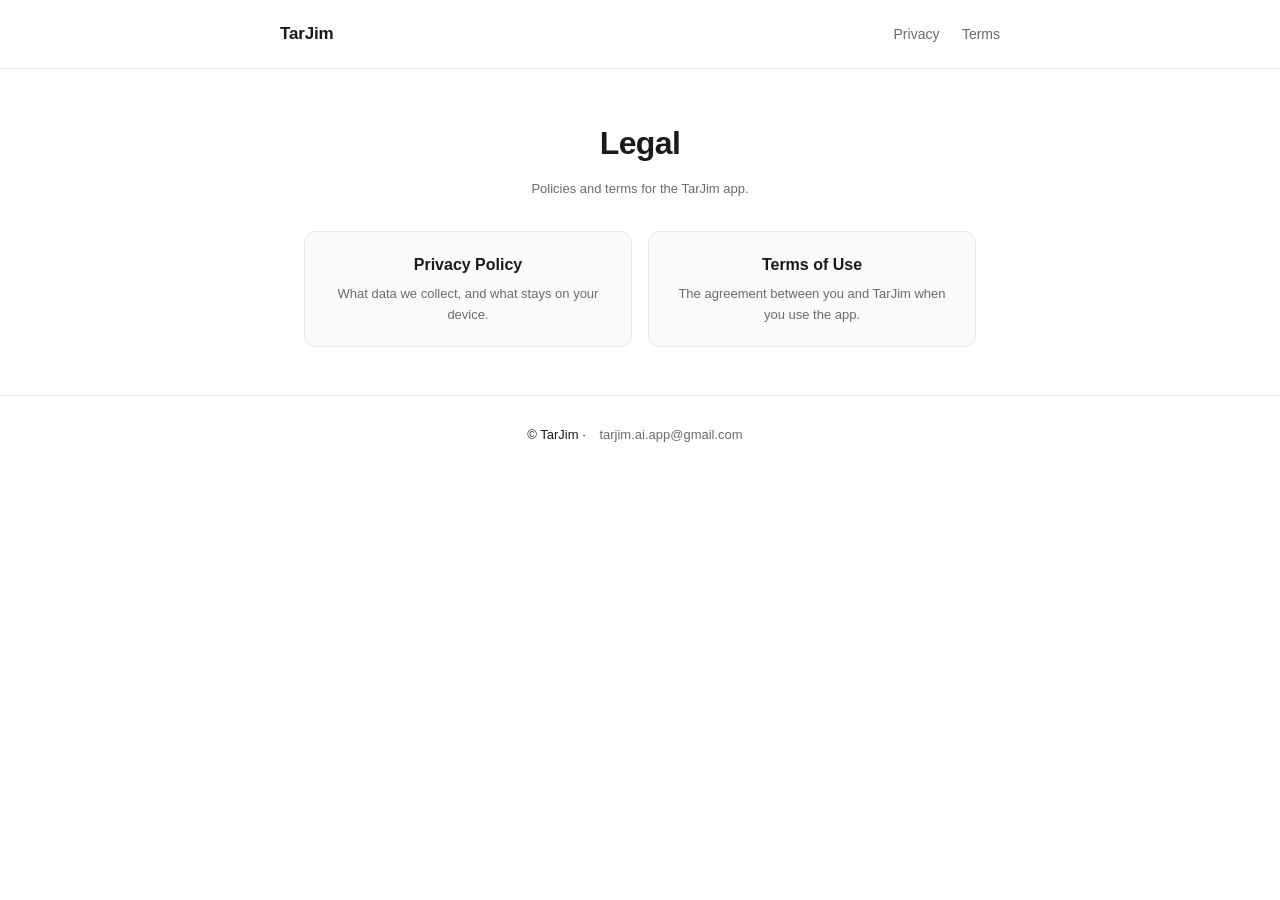
<file: index.html>
<!DOCTYPE html>
<html lang="en">
<head>
    <meta charset="UTF-8">
    <meta name="viewport" content="width=device-width, initial-scale=1.0">
    <title>TarJim — Legal</title>
    <link rel="stylesheet" href="style.css">
</head>
<body>
    <header class="site">
        <div class="inner">
            <a href="./" class="brand">TarJim</a>
            <nav>
                <a href="privacy.html">Privacy</a>
                <a href="terms.html">Terms</a>
            </nav>
        </div>
    </header>

    <main class="home-hero">
        <h1>Legal</h1>
        <p class="meta">Policies and terms for the TarJim app.</p>

        <div class="home-links">
            <a href="privacy.html">
                <strong>Privacy Policy</strong>
                <span>What data we collect, and what stays on your device.</span>
            </a>
            <a href="terms.html">
                <strong>Terms of Use</strong>
                <span>The agreement between you and TarJim when you use the app.</span>
            </a>
        </div>
    </main>

    <footer class="site">
        <p>&copy; TarJim · <a href="mailto:tarjim.ai.app@gmail.com">tarjim.ai.app@gmail.com</a></p>
    </footer>
</body>
</html>
</file>
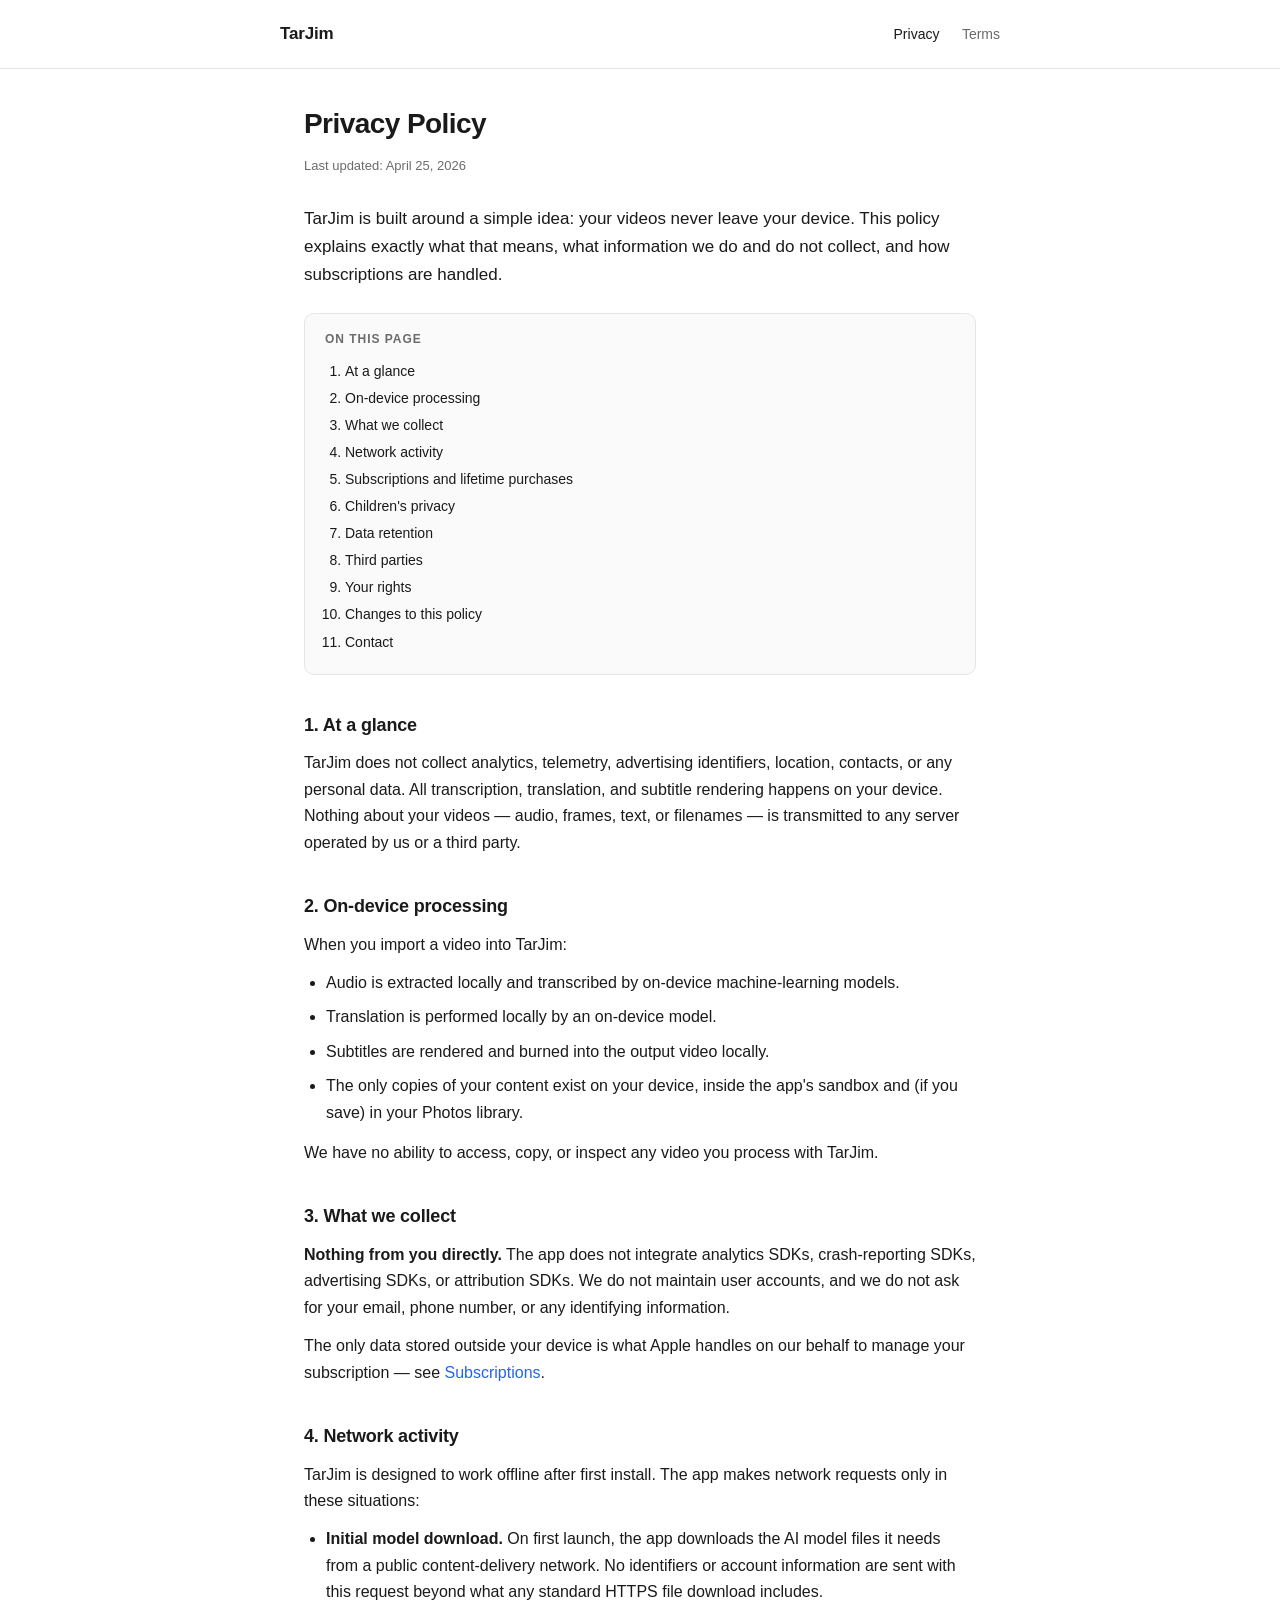
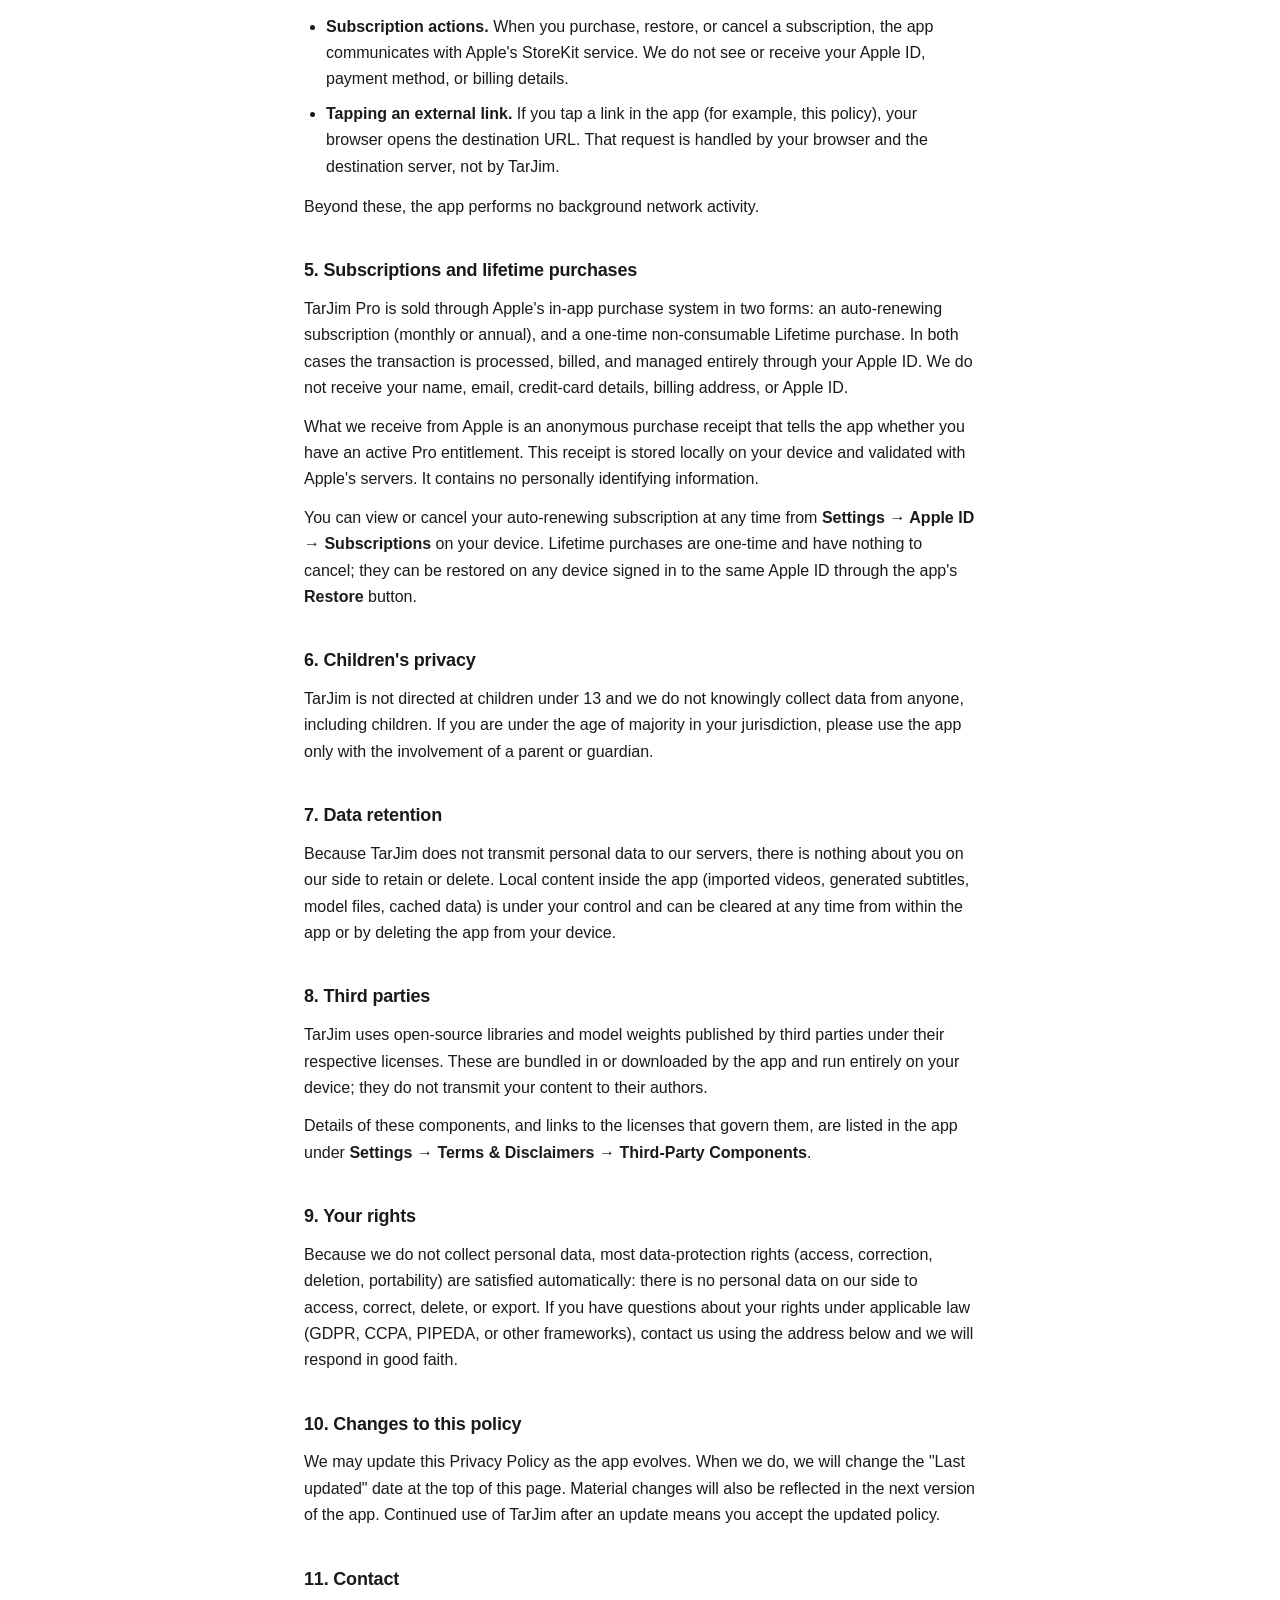
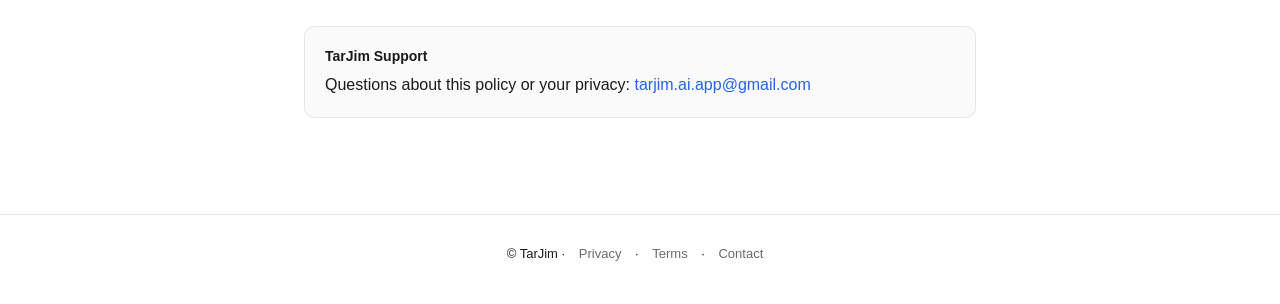
<file: privacy.html>
<!DOCTYPE html>
<html lang="en">
<head>
    <meta charset="UTF-8">
    <meta name="viewport" content="width=device-width, initial-scale=1.0">
    <title>Privacy Policy — TarJim</title>
    <link rel="stylesheet" href="style.css">
</head>
<body>
    <header class="site">
        <div class="inner">
            <a href="./" class="brand">TarJim</a>
            <nav>
                <a href="privacy.html" class="active">Privacy</a>
                <a href="terms.html">Terms</a>
            </nav>
        </div>
    </header>

    <main>
        <h1>Privacy Policy</h1>
        <p class="meta">Last updated: April 25, 2026</p>

        <p class="lead">TarJim is built around a simple idea: your videos never leave your device. This policy explains exactly what that means, what information we do and do not collect, and how subscriptions are handled.</p>

        <div class="toc">
            <h3>On this page</h3>
            <ol>
                <li><a href="#summary">At a glance</a></li>
                <li><a href="#ondevice">On-device processing</a></li>
                <li><a href="#collect">What we collect</a></li>
                <li><a href="#network">Network activity</a></li>
                <li><a href="#subscriptions">Subscriptions and lifetime purchases</a></li>
                <li><a href="#children">Children's privacy</a></li>
                <li><a href="#retention">Data retention</a></li>
                <li><a href="#thirdparty">Third parties</a></li>
                <li><a href="#rights">Your rights</a></li>
                <li><a href="#changes">Changes to this policy</a></li>
                <li><a href="#contact">Contact</a></li>
            </ol>
        </div>

        <h2 id="summary">1. At a glance</h2>
        <p>TarJim does not collect analytics, telemetry, advertising identifiers, location, contacts, or any personal data. All transcription, translation, and subtitle rendering happens on your device. Nothing about your videos — audio, frames, text, or filenames — is transmitted to any server operated by us or a third party.</p>

        <h2 id="ondevice">2. On-device processing</h2>
        <p>When you import a video into TarJim:</p>
        <ul>
            <li>Audio is extracted locally and transcribed by on-device machine-learning models.</li>
            <li>Translation is performed locally by an on-device model.</li>
            <li>Subtitles are rendered and burned into the output video locally.</li>
            <li>The only copies of your content exist on your device, inside the app's sandbox and (if you save) in your Photos library.</li>
        </ul>
        <p>We have no ability to access, copy, or inspect any video you process with TarJim.</p>

        <h2 id="collect">3. What we collect</h2>
        <p><strong>Nothing from you directly.</strong> The app does not integrate analytics SDKs, crash-reporting SDKs, advertising SDKs, or attribution SDKs. We do not maintain user accounts, and we do not ask for your email, phone number, or any identifying information.</p>
        <p>The only data stored outside your device is what Apple handles on our behalf to manage your subscription — see <a href="#subscriptions">Subscriptions</a>.</p>

        <h2 id="network">4. Network activity</h2>
        <p>TarJim is designed to work offline after first install. The app makes network requests only in these situations:</p>
        <ul>
            <li><strong>Initial model download.</strong> On first launch, the app downloads the AI model files it needs from a public content-delivery network. No identifiers or account information are sent with this request beyond what any standard HTTPS file download includes.</li>
            <li><strong>Subscription actions.</strong> When you purchase, restore, or cancel a subscription, the app communicates with Apple's StoreKit service. We do not see or receive your Apple ID, payment method, or billing details.</li>
            <li><strong>Tapping an external link.</strong> If you tap a link in the app (for example, this policy), your browser opens the destination URL. That request is handled by your browser and the destination server, not by TarJim.</li>
        </ul>
        <p>Beyond these, the app performs no background network activity.</p>

        <h2 id="subscriptions">5. Subscriptions and lifetime purchases</h2>
        <p>TarJim Pro is sold through Apple's in-app purchase system in two forms: an auto-renewing subscription (monthly or annual), and a one-time non-consumable Lifetime purchase. In both cases the transaction is processed, billed, and managed entirely through your Apple ID. We do not receive your name, email, credit-card details, billing address, or Apple ID.</p>
        <p>What we receive from Apple is an anonymous purchase receipt that tells the app whether you have an active Pro entitlement. This receipt is stored locally on your device and validated with Apple's servers. It contains no personally identifying information.</p>
        <p>You can view or cancel your auto-renewing subscription at any time from <strong>Settings → Apple ID → Subscriptions</strong> on your device. Lifetime purchases are one-time and have nothing to cancel; they can be restored on any device signed in to the same Apple ID through the app's <strong>Restore</strong> button.</p>

        <h2 id="children">6. Children's privacy</h2>
        <p>TarJim is not directed at children under 13 and we do not knowingly collect data from anyone, including children. If you are under the age of majority in your jurisdiction, please use the app only with the involvement of a parent or guardian.</p>

        <h2 id="retention">7. Data retention</h2>
        <p>Because TarJim does not transmit personal data to our servers, there is nothing about you on our side to retain or delete. Local content inside the app (imported videos, generated subtitles, model files, cached data) is under your control and can be cleared at any time from within the app or by deleting the app from your device.</p>

        <h2 id="thirdparty">8. Third parties</h2>
        <p>TarJim uses open-source libraries and model weights published by third parties under their respective licenses. These are bundled in or downloaded by the app and run entirely on your device; they do not transmit your content to their authors.</p>
        <p>Details of these components, and links to the licenses that govern them, are listed in the app under <strong>Settings → Terms &amp; Disclaimers → Third-Party Components</strong>.</p>

        <h2 id="rights">9. Your rights</h2>
        <p>Because we do not collect personal data, most data-protection rights (access, correction, deletion, portability) are satisfied automatically: there is no personal data on our side to access, correct, delete, or export. If you have questions about your rights under applicable law (GDPR, CCPA, PIPEDA, or other frameworks), contact us using the address below and we will respond in good faith.</p>

        <h2 id="changes">10. Changes to this policy</h2>
        <p>We may update this Privacy Policy as the app evolves. When we do, we will change the "Last updated" date at the top of this page. Material changes will also be reflected in the next version of the app. Continued use of TarJim after an update means you accept the updated policy.</p>

        <h2 id="contact">11. Contact</h2>
        <div class="contact">
            <strong>TarJim Support</strong>
            Questions about this policy or your privacy: <a href="mailto:tarjim.ai.app@gmail.com">tarjim.ai.app@gmail.com</a>
        </div>
    </main>

    <footer class="site">
        <p>&copy; TarJim · <a href="privacy.html">Privacy</a> · <a href="terms.html">Terms</a> · <a href="mailto:tarjim.ai.app@gmail.com">Contact</a></p>
    </footer>
</body>
</html>
</file>
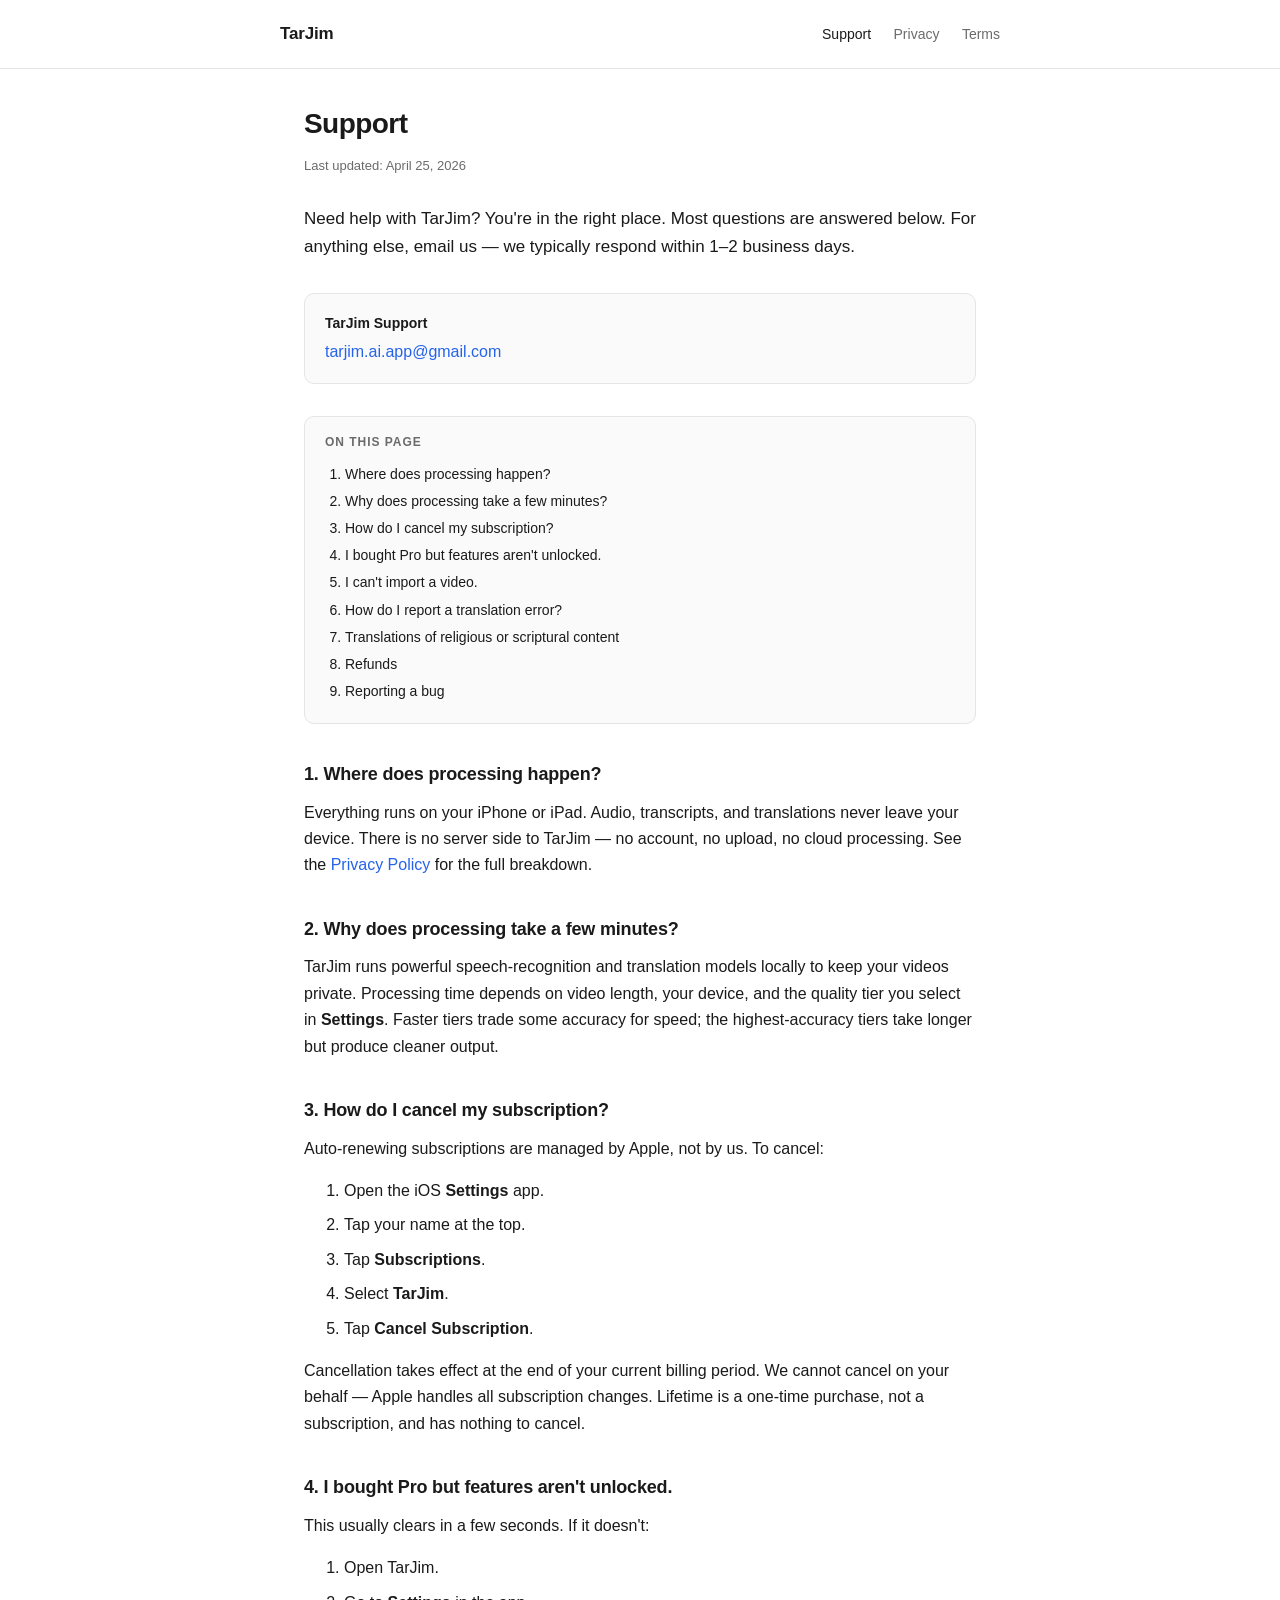
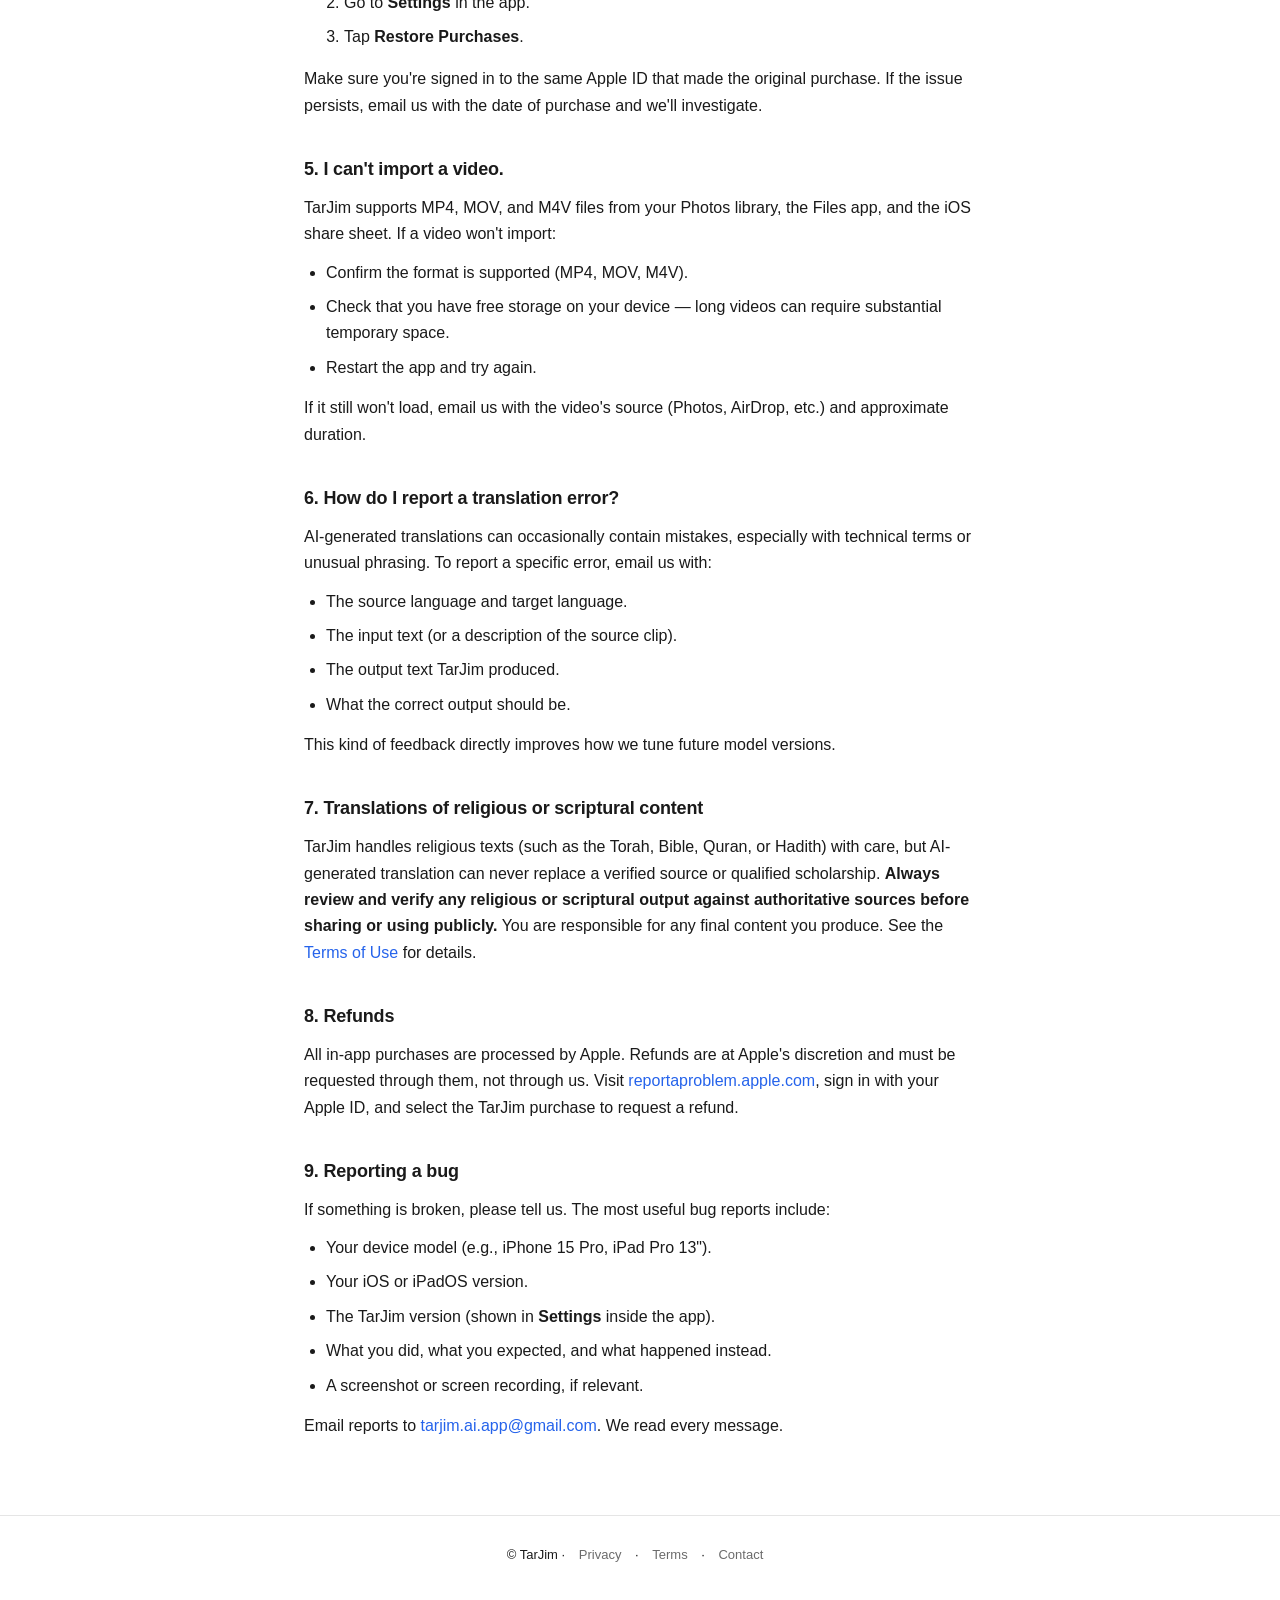
<file: support.html>
<!DOCTYPE html>
<html lang="en">
<head>
    <meta charset="UTF-8">
    <meta name="viewport" content="width=device-width, initial-scale=1.0">
    <title>Support — TarJim</title>
    <link rel="stylesheet" href="style.css">
</head>
<body>
    <header class="site">
        <div class="inner">
            <a href="./" class="brand">TarJim</a>
            <nav>
                <a href="support.html" class="active">Support</a>
                <a href="privacy.html">Privacy</a>
                <a href="terms.html">Terms</a>
            </nav>
        </div>
    </header>

    <main>
        <h1>Support</h1>
        <p class="meta">Last updated: April 25, 2026</p>

        <p class="lead">Need help with TarJim? You're in the right place. Most questions are answered below. For anything else, email us — we typically respond within 1–2 business days.</p>

        <div class="contact">
            <strong>TarJim Support</strong>
            <a href="mailto:tarjim.ai.app@gmail.com">tarjim.ai.app@gmail.com</a>
        </div>

        <div class="toc">
            <h3>On this page</h3>
            <ol>
                <li><a href="#processing">Where does processing happen?</a></li>
                <li><a href="#time">Why does processing take a few minutes?</a></li>
                <li><a href="#cancel">How do I cancel my subscription?</a></li>
                <li><a href="#restore">I bought Pro but features aren't unlocked.</a></li>
                <li><a href="#import">I can't import a video.</a></li>
                <li><a href="#errors">How do I report a translation error?</a></li>
                <li><a href="#religious">Translations of religious or scriptural content</a></li>
                <li><a href="#refunds">Refunds</a></li>
                <li><a href="#bugs">Reporting a bug</a></li>
            </ol>
        </div>

        <h2 id="processing">1. Where does processing happen?</h2>
        <p>Everything runs on your iPhone or iPad. Audio, transcripts, and translations never leave your device. There is no server side to TarJim — no account, no upload, no cloud processing. See the <a href="privacy.html">Privacy Policy</a> for the full breakdown.</p>

        <h2 id="time">2. Why does processing take a few minutes?</h2>
        <p>TarJim runs powerful speech-recognition and translation models locally to keep your videos private. Processing time depends on video length, your device, and the quality tier you select in <strong>Settings</strong>. Faster tiers trade some accuracy for speed; the highest-accuracy tiers take longer but produce cleaner output.</p>

        <h2 id="cancel">3. How do I cancel my subscription?</h2>
        <p>Auto-renewing subscriptions are managed by Apple, not by us. To cancel:</p>
        <ol>
            <li>Open the iOS <strong>Settings</strong> app.</li>
            <li>Tap your name at the top.</li>
            <li>Tap <strong>Subscriptions</strong>.</li>
            <li>Select <strong>TarJim</strong>.</li>
            <li>Tap <strong>Cancel Subscription</strong>.</li>
        </ol>
        <p>Cancellation takes effect at the end of your current billing period. We cannot cancel on your behalf — Apple handles all subscription changes. Lifetime is a one-time purchase, not a subscription, and has nothing to cancel.</p>

        <h2 id="restore">4. I bought Pro but features aren't unlocked.</h2>
        <p>This usually clears in a few seconds. If it doesn't:</p>
        <ol>
            <li>Open TarJim.</li>
            <li>Go to <strong>Settings</strong> in the app.</li>
            <li>Tap <strong>Restore Purchases</strong>.</li>
        </ol>
        <p>Make sure you're signed in to the same Apple ID that made the original purchase. If the issue persists, email us with the date of purchase and we'll investigate.</p>

        <h2 id="import">5. I can't import a video.</h2>
        <p>TarJim supports MP4, MOV, and M4V files from your Photos library, the Files app, and the iOS share sheet. If a video won't import:</p>
        <ul>
            <li>Confirm the format is supported (MP4, MOV, M4V).</li>
            <li>Check that you have free storage on your device — long videos can require substantial temporary space.</li>
            <li>Restart the app and try again.</li>
        </ul>
        <p>If it still won't load, email us with the video's source (Photos, AirDrop, etc.) and approximate duration.</p>

        <h2 id="errors">6. How do I report a translation error?</h2>
        <p>AI-generated translations can occasionally contain mistakes, especially with technical terms or unusual phrasing. To report a specific error, email us with:</p>
        <ul>
            <li>The source language and target language.</li>
            <li>The input text (or a description of the source clip).</li>
            <li>The output text TarJim produced.</li>
            <li>What the correct output should be.</li>
        </ul>
        <p>This kind of feedback directly improves how we tune future model versions.</p>

        <h2 id="religious">7. Translations of religious or scriptural content</h2>
        <p>TarJim handles religious texts (such as the Torah, Bible, Quran, or Hadith) with care, but AI-generated translation can never replace a verified source or qualified scholarship. <strong>Always review and verify any religious or scriptural output against authoritative sources before sharing or using publicly.</strong> You are responsible for any final content you produce. See the <a href="terms.html">Terms of Use</a> for details.</p>

        <h2 id="refunds">8. Refunds</h2>
        <p>All in-app purchases are processed by Apple. Refunds are at Apple's discretion and must be requested through them, not through us. Visit <a href="https://reportaproblem.apple.com">reportaproblem.apple.com</a>, sign in with your Apple ID, and select the TarJim purchase to request a refund.</p>

        <h2 id="bugs">9. Reporting a bug</h2>
        <p>If something is broken, please tell us. The most useful bug reports include:</p>
        <ul>
            <li>Your device model (e.g., iPhone 15 Pro, iPad Pro 13").</li>
            <li>Your iOS or iPadOS version.</li>
            <li>The TarJim version (shown in <strong>Settings</strong> inside the app).</li>
            <li>What you did, what you expected, and what happened instead.</li>
            <li>A screenshot or screen recording, if relevant.</li>
        </ul>
        <p>Email reports to <a href="mailto:tarjim.ai.app@gmail.com">tarjim.ai.app@gmail.com</a>. We read every message.</p>
    </main>

    <footer class="site">
        <p>&copy; TarJim · <a href="privacy.html">Privacy</a> · <a href="terms.html">Terms</a> · <a href="mailto:tarjim.ai.app@gmail.com">Contact</a></p>
    </footer>
</body>
</html>
</file>
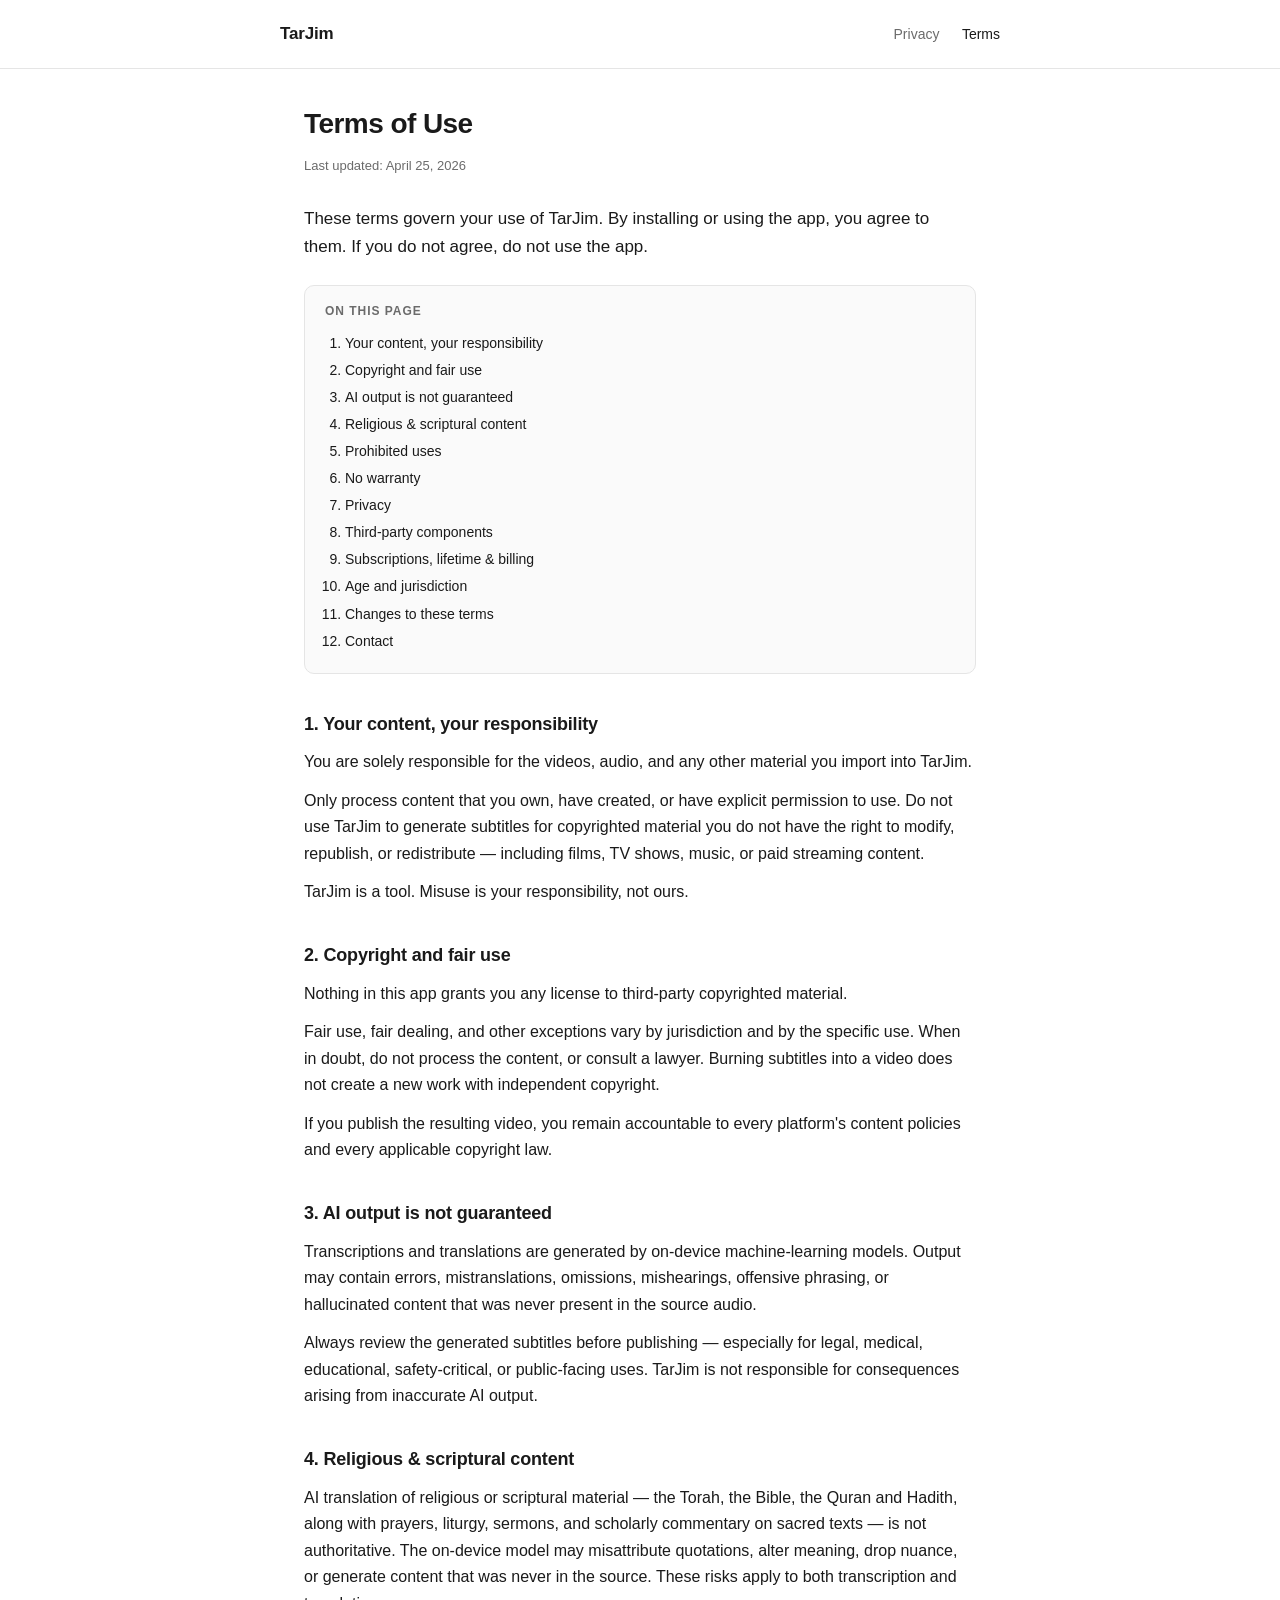
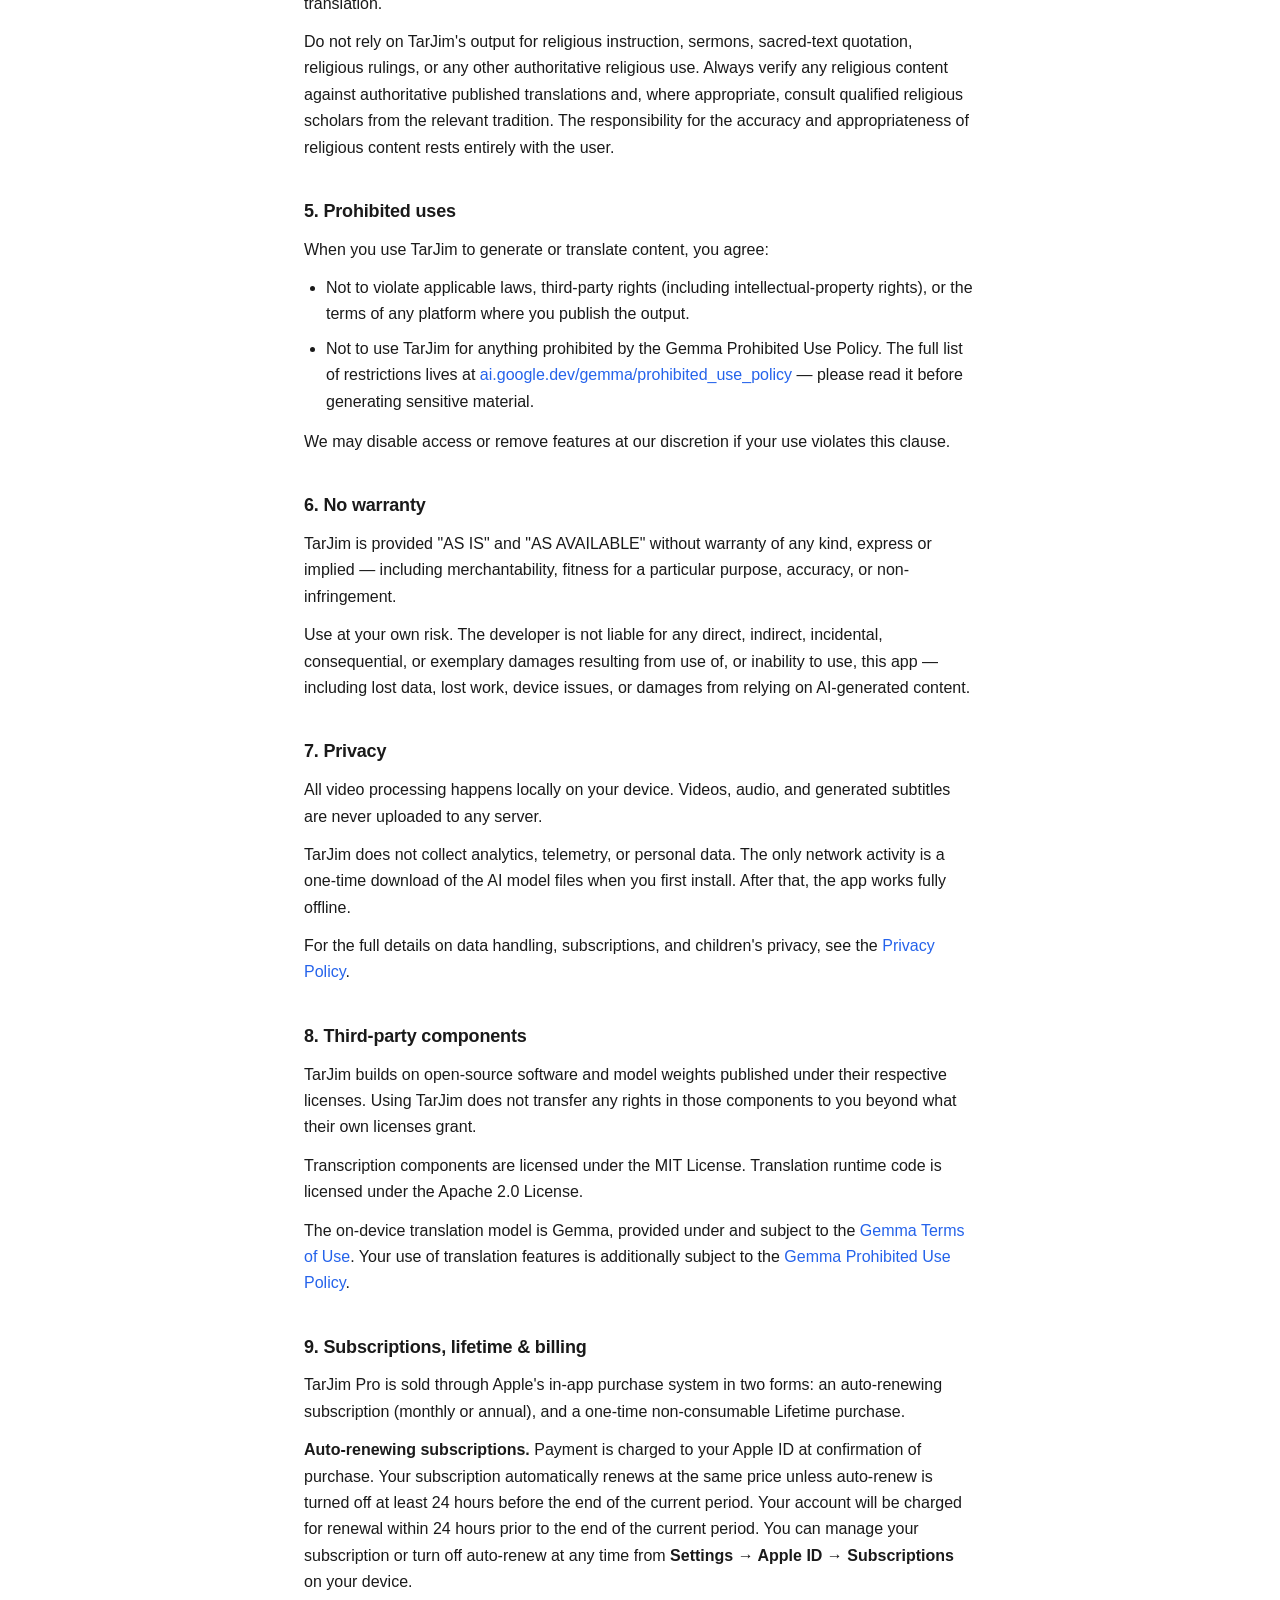
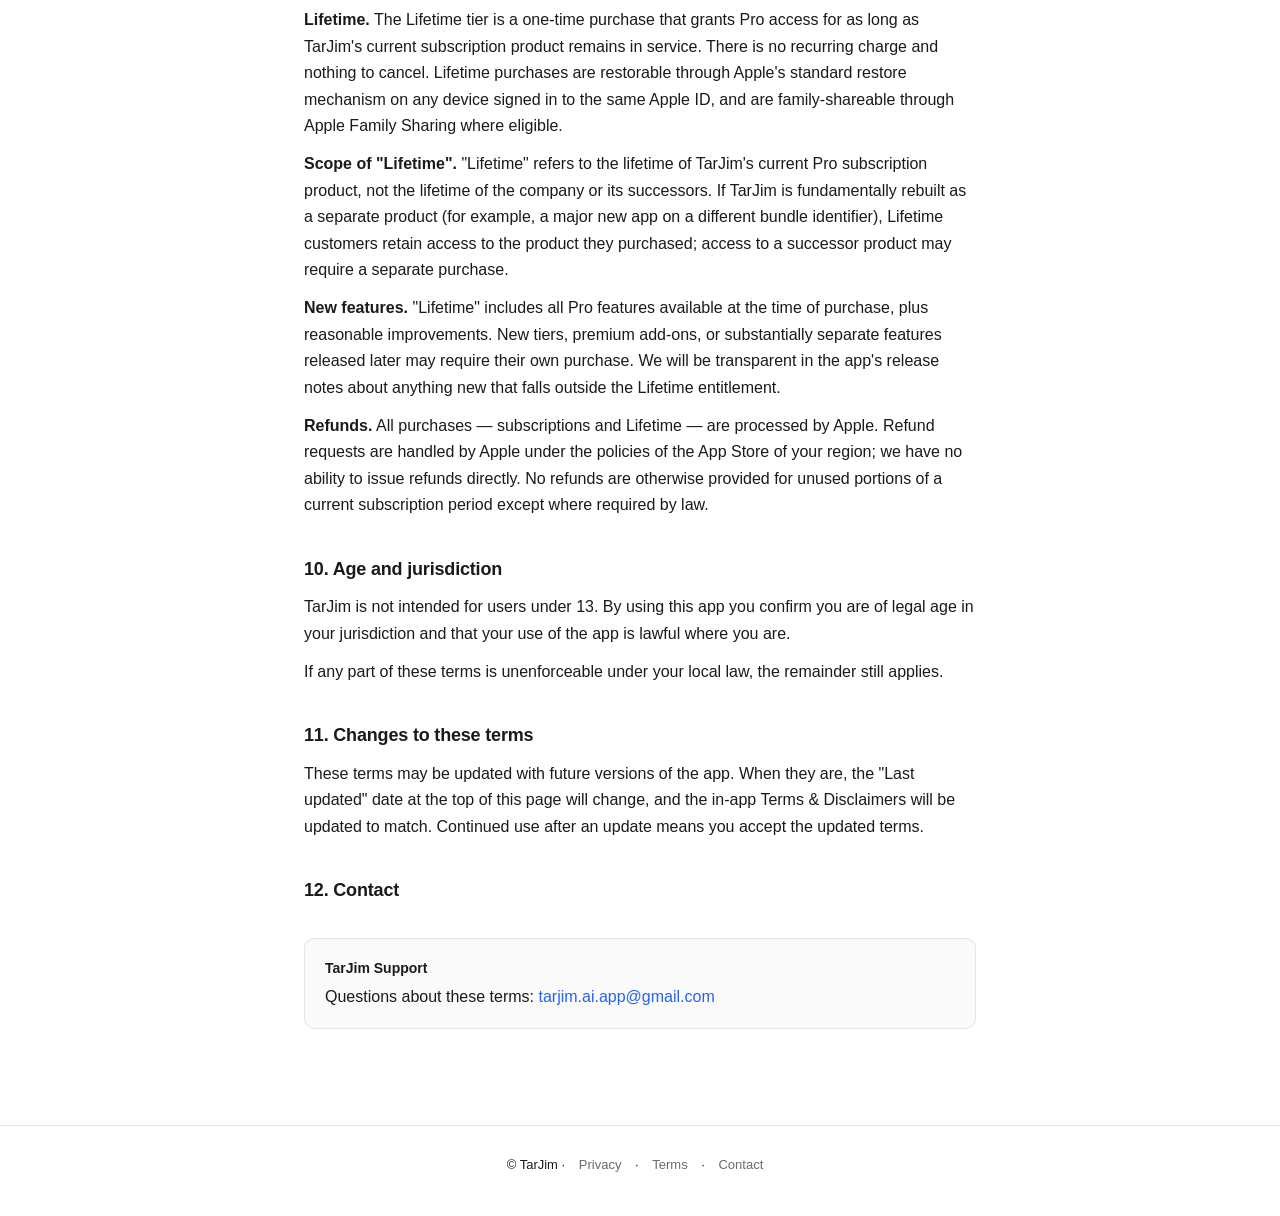
<file: terms.html>
<!DOCTYPE html>
<html lang="en">
<head>
    <meta charset="UTF-8">
    <meta name="viewport" content="width=device-width, initial-scale=1.0">
    <title>Terms of Use — TarJim</title>
    <link rel="stylesheet" href="style.css">
</head>
<body>
    <header class="site">
        <div class="inner">
            <a href="./" class="brand">TarJim</a>
            <nav>
                <a href="privacy.html">Privacy</a>
                <a href="terms.html" class="active">Terms</a>
            </nav>
        </div>
    </header>

    <main>
        <h1>Terms of Use</h1>
        <p class="meta">Last updated: April 25, 2026</p>

        <p class="lead">These terms govern your use of TarJim. By installing or using the app, you agree to them. If you do not agree, do not use the app.</p>

        <div class="toc">
            <h3>On this page</h3>
            <ol>
                <li><a href="#content">Your content, your responsibility</a></li>
                <li><a href="#copyright">Copyright and fair use</a></li>
                <li><a href="#ai">AI output is not guaranteed</a></li>
                <li><a href="#religious">Religious &amp; scriptural content</a></li>
                <li><a href="#prohibited">Prohibited uses</a></li>
                <li><a href="#warranty">No warranty</a></li>
                <li><a href="#privacy">Privacy</a></li>
                <li><a href="#thirdparty">Third-party components</a></li>
                <li><a href="#subscriptions">Subscriptions, lifetime &amp; billing</a></li>
                <li><a href="#age">Age and jurisdiction</a></li>
                <li><a href="#changes">Changes to these terms</a></li>
                <li><a href="#contact">Contact</a></li>
            </ol>
        </div>

        <h2 id="content">1. Your content, your responsibility</h2>
        <p>You are solely responsible for the videos, audio, and any other material you import into TarJim.</p>
        <p>Only process content that you own, have created, or have explicit permission to use. Do not use TarJim to generate subtitles for copyrighted material you do not have the right to modify, republish, or redistribute — including films, TV shows, music, or paid streaming content.</p>
        <p>TarJim is a tool. Misuse is your responsibility, not ours.</p>

        <h2 id="copyright">2. Copyright and fair use</h2>
        <p>Nothing in this app grants you any license to third-party copyrighted material.</p>
        <p>Fair use, fair dealing, and other exceptions vary by jurisdiction and by the specific use. When in doubt, do not process the content, or consult a lawyer. Burning subtitles into a video does not create a new work with independent copyright.</p>
        <p>If you publish the resulting video, you remain accountable to every platform's content policies and every applicable copyright law.</p>

        <h2 id="ai">3. AI output is not guaranteed</h2>
        <p>Transcriptions and translations are generated by on-device machine-learning models. Output may contain errors, mistranslations, omissions, mishearings, offensive phrasing, or hallucinated content that was never present in the source audio.</p>
        <p>Always review the generated subtitles before publishing — especially for legal, medical, educational, safety-critical, or public-facing uses. TarJim is not responsible for consequences arising from inaccurate AI output.</p>

        <h2 id="religious">4. Religious &amp; scriptural content</h2>
        <p>AI translation of religious or scriptural material — the Torah, the Bible, the Quran and Hadith, along with prayers, liturgy, sermons, and scholarly commentary on sacred texts — is not authoritative. The on-device model may misattribute quotations, alter meaning, drop nuance, or generate content that was never in the source. These risks apply to both transcription and translation.</p>
        <p>Do not rely on TarJim's output for religious instruction, sermons, sacred-text quotation, religious rulings, or any other authoritative religious use. Always verify any religious content against authoritative published translations and, where appropriate, consult qualified religious scholars from the relevant tradition. The responsibility for the accuracy and appropriateness of religious content rests entirely with the user.</p>

        <h2 id="prohibited">5. Prohibited uses</h2>
        <p>When you use TarJim to generate or translate content, you agree:</p>
        <ul>
            <li>Not to violate applicable laws, third-party rights (including intellectual-property rights), or the terms of any platform where you publish the output.</li>
            <li>Not to use TarJim for anything prohibited by the Gemma Prohibited Use Policy. The full list of restrictions lives at <a href="https://ai.google.dev/gemma/prohibited_use_policy">ai.google.dev/gemma/prohibited_use_policy</a> — please read it before generating sensitive material.</li>
        </ul>
        <p>We may disable access or remove features at our discretion if your use violates this clause.</p>

        <h2 id="warranty">6. No warranty</h2>
        <p>TarJim is provided "AS IS" and "AS AVAILABLE" without warranty of any kind, express or implied — including merchantability, fitness for a particular purpose, accuracy, or non-infringement.</p>
        <p>Use at your own risk. The developer is not liable for any direct, indirect, incidental, consequential, or exemplary damages resulting from use of, or inability to use, this app — including lost data, lost work, device issues, or damages from relying on AI-generated content.</p>

        <h2 id="privacy">7. Privacy</h2>
        <p>All video processing happens locally on your device. Videos, audio, and generated subtitles are never uploaded to any server.</p>
        <p>TarJim does not collect analytics, telemetry, or personal data. The only network activity is a one-time download of the AI model files when you first install. After that, the app works fully offline.</p>
        <p>For the full details on data handling, subscriptions, and children's privacy, see the <a href="privacy.html">Privacy Policy</a>.</p>

        <h2 id="thirdparty">8. Third-party components</h2>
        <p>TarJim builds on open-source software and model weights published under their respective licenses. Using TarJim does not transfer any rights in those components to you beyond what their own licenses grant.</p>
        <p>Transcription components are licensed under the MIT License. Translation runtime code is licensed under the Apache 2.0 License.</p>
        <p>The on-device translation model is Gemma, provided under and subject to the <a href="https://ai.google.dev/gemma/terms">Gemma Terms of Use</a>. Your use of translation features is additionally subject to the <a href="https://ai.google.dev/gemma/prohibited_use_policy">Gemma Prohibited Use Policy</a>.</p>

        <h2 id="subscriptions">9. Subscriptions, lifetime &amp; billing</h2>
        <p>TarJim Pro is sold through Apple's in-app purchase system in two forms: an auto-renewing subscription (monthly or annual), and a one-time non-consumable Lifetime purchase.</p>
        <p><strong>Auto-renewing subscriptions.</strong> Payment is charged to your Apple ID at confirmation of purchase. Your subscription automatically renews at the same price unless auto-renew is turned off at least 24 hours before the end of the current period. Your account will be charged for renewal within 24 hours prior to the end of the current period. You can manage your subscription or turn off auto-renew at any time from <strong>Settings → Apple ID → Subscriptions</strong> on your device.</p>
        <p><strong>Lifetime.</strong> The Lifetime tier is a one-time purchase that grants Pro access for as long as TarJim's current subscription product remains in service. There is no recurring charge and nothing to cancel. Lifetime purchases are restorable through Apple's standard restore mechanism on any device signed in to the same Apple ID, and are family-shareable through Apple Family Sharing where eligible.</p>
        <p><strong>Scope of "Lifetime".</strong> "Lifetime" refers to the lifetime of TarJim's current Pro subscription product, not the lifetime of the company or its successors. If TarJim is fundamentally rebuilt as a separate product (for example, a major new app on a different bundle identifier), Lifetime customers retain access to the product they purchased; access to a successor product may require a separate purchase.</p>
        <p><strong>New features.</strong> "Lifetime" includes all Pro features available at the time of purchase, plus reasonable improvements. New tiers, premium add-ons, or substantially separate features released later may require their own purchase. We will be transparent in the app's release notes about anything new that falls outside the Lifetime entitlement.</p>
        <p><strong>Refunds.</strong> All purchases — subscriptions and Lifetime — are processed by Apple. Refund requests are handled by Apple under the policies of the App Store of your region; we have no ability to issue refunds directly. No refunds are otherwise provided for unused portions of a current subscription period except where required by law.</p>

        <h2 id="age">10. Age and jurisdiction</h2>
        <p>TarJim is not intended for users under 13. By using this app you confirm you are of legal age in your jurisdiction and that your use of the app is lawful where you are.</p>
        <p>If any part of these terms is unenforceable under your local law, the remainder still applies.</p>

        <h2 id="changes">11. Changes to these terms</h2>
        <p>These terms may be updated with future versions of the app. When they are, the "Last updated" date at the top of this page will change, and the in-app Terms &amp; Disclaimers will be updated to match. Continued use after an update means you accept the updated terms.</p>

        <h2 id="contact">12. Contact</h2>
        <div class="contact">
            <strong>TarJim Support</strong>
            Questions about these terms: <a href="mailto:tarjim.ai.app@gmail.com">tarjim.ai.app@gmail.com</a>
        </div>
    </main>

    <footer class="site">
        <p>&copy; TarJim · <a href="privacy.html">Privacy</a> · <a href="terms.html">Terms</a> · <a href="mailto:tarjim.ai.app@gmail.com">Contact</a></p>
    </footer>
</body>
</html>
</file>
<file: style.css>
/* TarJim legal pages */

:root {
    --bg: #ffffff;
    --text: #1a1a1a;
    --muted: #6b6b6b;
    --border: #e5e5e5;
    --accent: #2563eb;
    --card: #fafafa;
}

* {
    box-sizing: border-box;
}

html {
    -webkit-text-size-adjust: 100%;
}

body {
    margin: 0;
    font-family: -apple-system, BlinkMacSystemFont, "Segoe UI", Roboto, Helvetica, Arial, sans-serif;
    font-size: 16px;
    line-height: 1.65;
    color: var(--text);
    background: var(--bg);
}

main {
    max-width: 720px;
    margin: 0 auto;
    padding: 32px 24px 64px;
}

header.site {
    border-bottom: 1px solid var(--border);
    padding: 20px 24px;
    background: var(--bg);
    position: sticky;
    top: 0;
    backdrop-filter: saturate(180%) blur(8px);
    -webkit-backdrop-filter: saturate(180%) blur(8px);
    z-index: 10;
}

header.site .inner {
    max-width: 720px;
    margin: 0 auto;
    display: flex;
    align-items: center;
    justify-content: space-between;
    gap: 16px;
}

header.site .brand {
    font-size: 17px;
    font-weight: 600;
    letter-spacing: -0.01em;
    color: var(--text);
    text-decoration: none;
}

header.site nav a {
    font-size: 14px;
    color: var(--muted);
    text-decoration: none;
    margin-left: 18px;
}

header.site nav a:hover,
header.site nav a.active {
    color: var(--text);
}

h1 {
    font-size: 28px;
    font-weight: 700;
    letter-spacing: -0.02em;
    margin: 0 0 8px;
    color: var(--text);
}

h2 {
    font-size: 18px;
    font-weight: 600;
    letter-spacing: -0.01em;
    margin: 36px 0 10px;
    color: var(--text);
}

p, li {
    margin: 0 0 12px;
    color: var(--text);
}

ul {
    padding-left: 22px;
    margin: 0 0 14px;
}

li {
    margin-bottom: 8px;
}

a {
    color: var(--accent);
    text-decoration: none;
}

a:hover {
    text-decoration: underline;
}

.meta {
    color: var(--muted);
    font-size: 13px;
    margin: 0 0 28px;
}

.lead {
    font-size: 17px;
    color: var(--text);
    margin-bottom: 24px;
}

.toc {
    background: var(--card);
    border: 1px solid var(--border);
    border-radius: 10px;
    padding: 16px 20px;
    margin: 24px 0 36px;
    font-size: 14px;
}

.toc h3 {
    margin: 0 0 10px;
    font-size: 12px;
    font-weight: 600;
    letter-spacing: 0.08em;
    text-transform: uppercase;
    color: var(--muted);
}

.toc ol {
    margin: 0;
    padding-left: 20px;
}

.toc li {
    margin-bottom: 4px;
}

.toc a {
    color: var(--text);
}

.toc a:hover {
    color: var(--accent);
}

footer.site {
    border-top: 1px solid var(--border);
    padding: 28px 24px;
    text-align: center;
    color: var(--muted);
    font-size: 13px;
}

footer.site a {
    color: var(--muted);
    margin: 0 10px;
}

footer.site a:hover {
    color: var(--text);
}

.contact {
    background: var(--card);
    border: 1px solid var(--border);
    border-radius: 10px;
    padding: 18px 20px;
    margin: 32px 0;
}

.contact strong {
    display: block;
    margin-bottom: 4px;
    font-size: 14px;
}

.home-hero {
    text-align: center;
    padding: 48px 24px;
}

.home-hero h1 {
    font-size: 32px;
}

.home-links {
    display: grid;
    grid-template-columns: repeat(auto-fit, minmax(240px, 1fr));
    gap: 16px;
    margin-top: 32px;
}

.home-links a {
    display: block;
    padding: 20px;
    border: 1px solid var(--border);
    border-radius: 12px;
    color: var(--text);
    background: var(--card);
}

.home-links a:hover {
    border-color: var(--accent);
    text-decoration: none;
}

.home-links a strong {
    display: block;
    font-size: 16px;
    margin-bottom: 4px;
}

.home-links a span {
    display: block;
    color: var(--muted);
    font-size: 13px;
}

@media (prefers-color-scheme: dark) {
    :root {
        --bg: #0f0f10;
        --text: #f2f2f2;
        --muted: #9a9a9a;
        --border: #262628;
        --accent: #60a5fa;
        --card: #17171a;
    }
}
</file>
